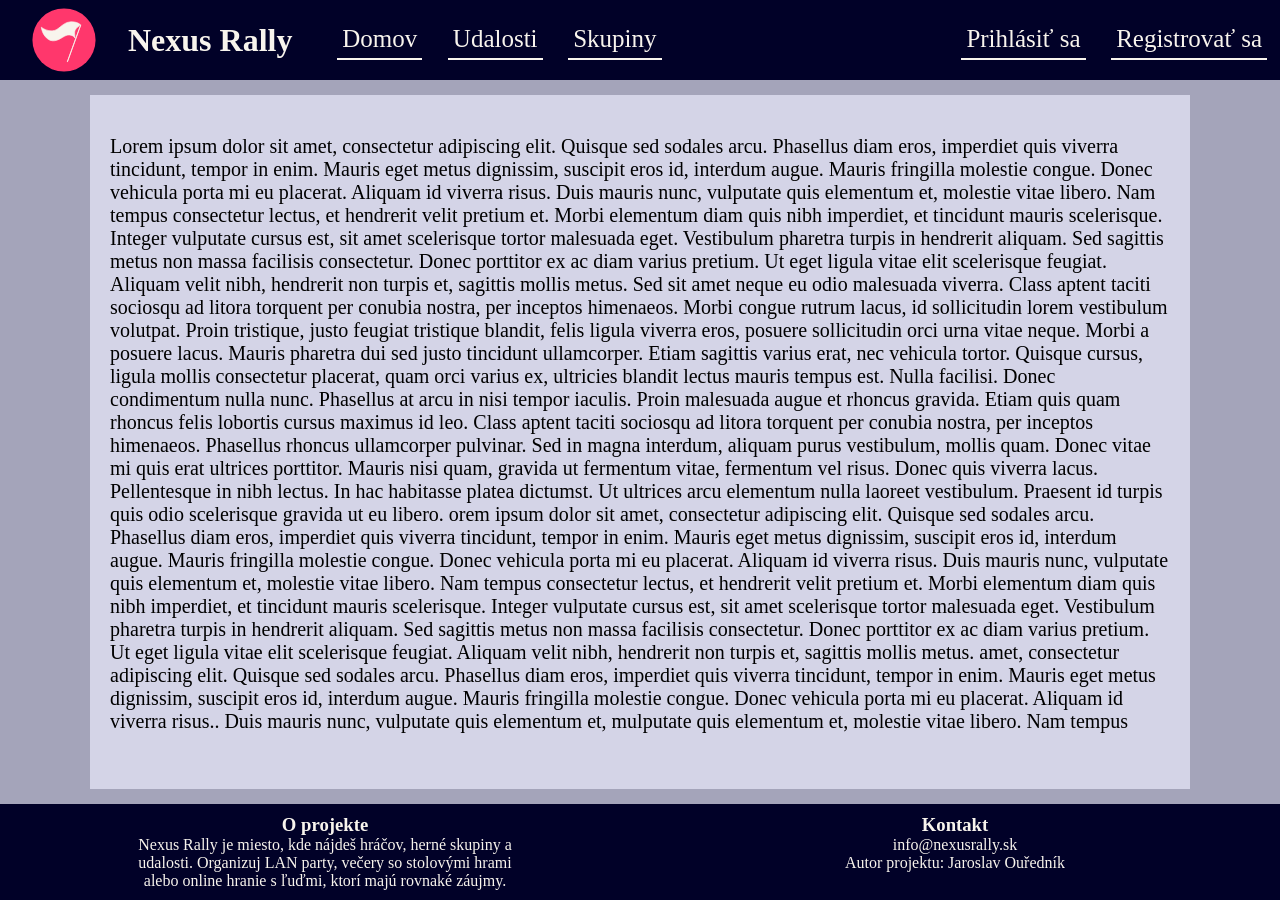
<file: html/index.html>
<!DOCTYPE html>
<html lang="sk">
<head>
    <meta charset="UTF-8">
    <meta name="viewport" content="width=device-width, initial-scale=1.0">
    <link rel="stylesheet" href="style.css">
    <title>Nexus Rally</title>
</head>
<body>
    <header>
        <div class="logo-and-name">
            <img src="img/Logo.svg" alt="Logo Nexus Rally">
            <p>Nexus Rally</p>
        </div>
        <nav>
            <div class="nav-left">
                <a href="index.html">Domov</a>
                <a href="#">Udalosti</a>
                <a href="#">Skupiny</a>
            </div>
            <div class="nav-right">
                <a href="#">Prihlásiť sa</a>
                <a href="#">Registrovať sa</a>
            </div>
        </nav>
    </header>

    <main>
        <p>
            Lorem ipsum dolor sit amet, consectetur adipiscing elit. Quisque sed sodales arcu. Phasellus diam eros, imperdiet quis viverra tincidunt, tempor in enim. Mauris eget metus dignissim, suscipit eros id, interdum augue. Mauris fringilla molestie congue. Donec vehicula porta mi eu placerat. Aliquam id viverra risus. Duis mauris nunc, vulputate quis elementum et, molestie vitae libero. Nam tempus consectetur lectus, et hendrerit velit pretium et. Morbi elementum diam quis nibh imperdiet, et tincidunt mauris scelerisque. Integer vulputate cursus est, sit amet scelerisque tortor malesuada eget. Vestibulum pharetra turpis in hendrerit aliquam. Sed sagittis metus non massa facilisis consectetur. Donec porttitor ex ac diam varius pretium. Ut eget ligula vitae elit scelerisque feugiat. Aliquam velit nibh, hendrerit non turpis et, sagittis mollis metus.

            Sed sit amet neque eu odio malesuada viverra. Class aptent taciti sociosqu ad litora torquent per conubia nostra, per inceptos himenaeos. Morbi congue rutrum lacus, id sollicitudin lorem vestibulum volutpat. Proin tristique, justo feugiat tristique blandit, felis ligula viverra eros, posuere sollicitudin orci urna vitae neque. Morbi a posuere lacus. Mauris pharetra dui sed justo tincidunt ullamcorper. Etiam sagittis varius erat, nec vehicula tortor. Quisque cursus, ligula mollis consectetur placerat, quam orci varius ex, ultricies blandit lectus mauris tempus est. Nulla facilisi. Donec condimentum nulla nunc. Phasellus at arcu in nisi tempor iaculis. Proin malesuada augue et rhoncus gravida. Etiam quis quam rhoncus felis lobortis cursus maximus id leo.

            Class aptent taciti sociosqu ad litora torquent per conubia nostra, per inceptos himenaeos. Phasellus rhoncus ullamcorper pulvinar. Sed in magna interdum, aliquam purus vestibulum, mollis quam. Donec vitae mi quis erat ultrices porttitor. Mauris nisi quam, gravida ut fermentum vitae, fermentum vel risus. Donec quis viverra lacus. Pellentesque in nibh lectus. In hac habitasse platea dictumst. Ut ultrices arcu elementum nulla laoreet vestibulum. Praesent id turpis quis odio scelerisque gravida ut eu libero.
            orem ipsum dolor sit amet, consectetur adipiscing elit. Quisque sed sodales arcu. Phasellus diam eros, imperdiet quis viverra tincidunt, tempor in enim. Mauris eget metus dignissim, suscipit eros id, interdum augue. Mauris fringilla molestie congue. Donec vehicula porta mi eu placerat. Aliquam id viverra risus. Duis mauris nunc, vulputate quis elementum et, molestie vitae libero. Nam tempus consectetur lectus, et hendrerit velit pretium et. Morbi elementum diam quis nibh imperdiet, et tincidunt mauris scelerisque. Integer vulputate cursus est, sit amet scelerisque tortor malesuada eget. Vestibulum pharetra turpis in hendrerit aliquam. Sed sagittis metus non massa facilisis consectetur. Donec porttitor ex ac diam varius pretium. Ut eget ligula vitae elit scelerisque feugiat. Aliquam velit nibh, hendrerit non turpis et, sagittis mollis metus.
             amet, consectetur adipiscing elit. Quisque sed sodales arcu. Phasellus diam eros, imperdiet quis viverra tincidunt, tempor in enim. Mauris eget metus dignissim, suscipit eros id, interdum augue. Mauris fringilla molestie congue. Donec vehicula porta mi eu placerat. Aliquam id viverra risus.. Duis mauris nunc, vulputate quis elementum et, mulputate quis elementum et, molestie vitae libero. Nam tempus
        </p>
    </main>

    
    <footer>
        <div class="footer-left">
            <h3>O projekte</h3>
            <p>
                Nexus Rally je miesto, kde nájdeš hráčov,
                herné skupiny a udalosti. Organizuj LAN party,
                večery so stolovými hrami alebo online hranie
                s ľuďmi, ktorí majú rovnaké záujmy.
            </p>
        </div>

        <div class="footer-right">
            <h3>Kontakt</h3>
            <a href="#">info@nexusrally.sk</a><br>
            <p>Autor projektu: Jaroslav Ouředník</p>
        </div>
    </footer>

</body>
</html>
</file>
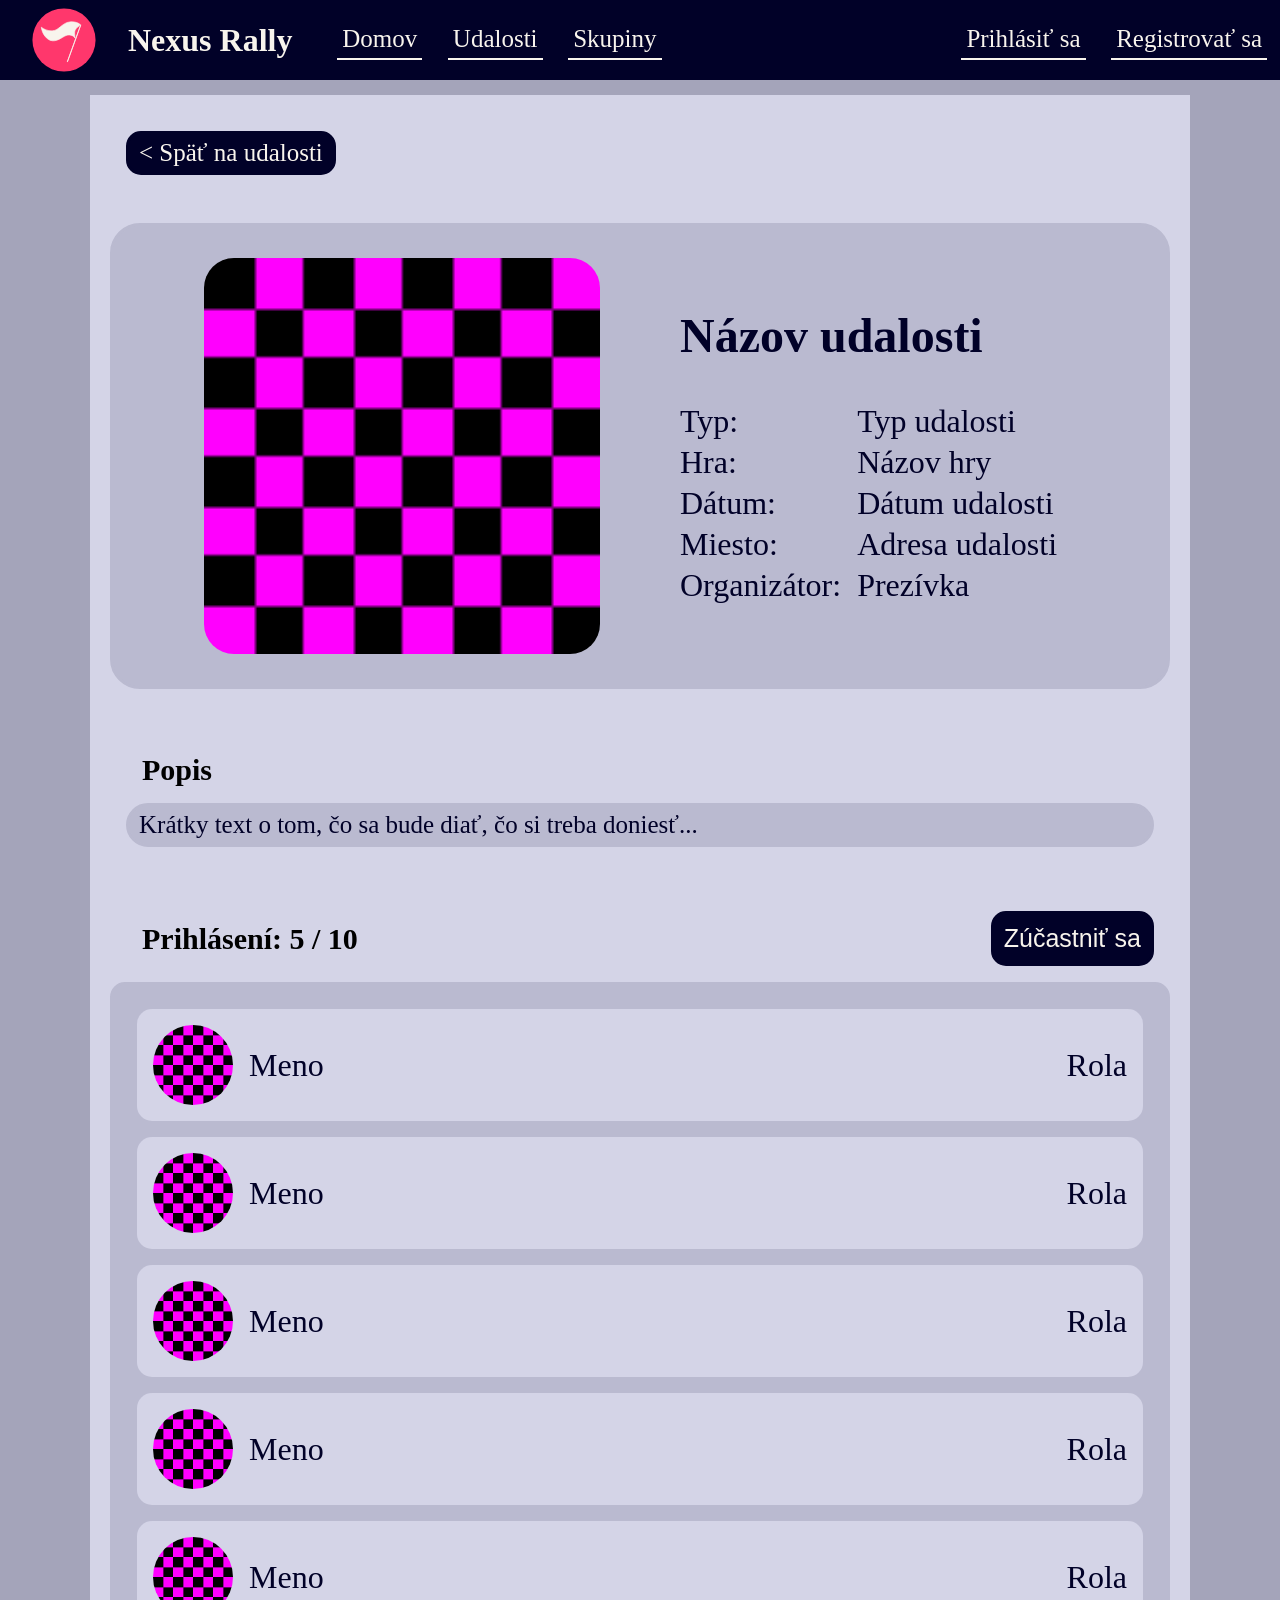
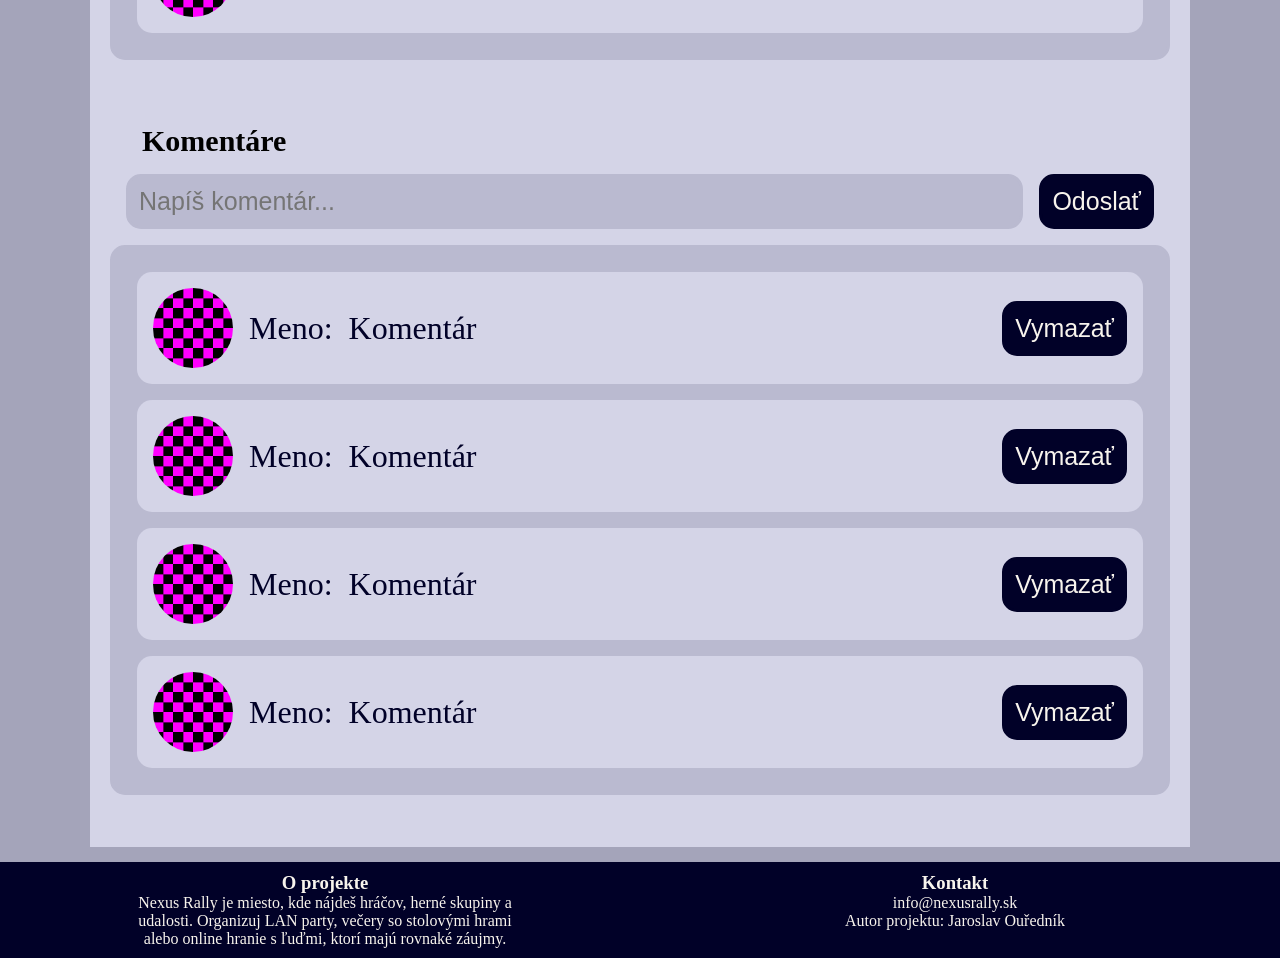
<file: html/udalost.html>
<!DOCTYPE html>
<html lang="sk">
<head>
    <meta charset="UTF-8">
    <meta name="viewport" content="width=device-width, initial-scale=1.0">
    <link rel="stylesheet" href="style.css">
    <link rel="stylesheet" href="udalost.css">
    <title>Názov udalosti – Nexus Rally</title>
</head>
<body>
    <header>
        <div class="logo-and-name">
            <img src="img/Logo.svg" alt="Logo Nexus Rally">
            <p>Nexus Rally</p>
        </div>
        <nav>
            <div class="nav-left">
                <a href="index.html">Domov</a>
                <a href="#">Udalosti</a>
                <a href="#">Skupiny</a>
            </div>
            <div class="nav-right">
                <a href="#">Prihlásiť sa</a>
                <a href="#">Registrovať sa</a>
            </div>
        </nav>
    </header>





    <main>
        <a href="#" class="back-button">&lt; Späť na udalosti</a>

        <section class="udalost-main-section">
            <img src="img/Placeholder.png" alt="Obrázok udalosti">
            <div>
                <h1>Názov udalosti</h1>
                <dl>
                    <dt>Typ:</dt>
                    <dd>Typ udalosti</dd>
                    <dt>Hra:</dt>
                    <dd>Názov hry</dd>
                    <dt>Dátum:</dt>
                    <dd>Dátum udalosti</dd>
                    <dt>Miesto:</dt>
                    <dd>Adresa udalosti</dd>
                    <dt>Organizátor:</dt>
                    <dd>Prezívka</dd>
                </dl>
            </div>
        </section>

        <section class="udalost-popis-section">
            <h2>Popis</h2>
            <p>Krátky text o tom, čo sa bude diať, čo si treba doniesť...</p>
        </section>

        <section class="udalost-prihlaseny-section">
            <div>
                <h2>Prihlásení: 5 / 10</h2>
                <button type="button">Zúčastniť sa</button>
            </div>
            <ul>
                <li>
                    <img src="img/Placeholder.png" alt="Avatar profilu">
                    <span>Meno</span>
                    <span class="role">Rola</span>
                </li>
                <li>
                    <img src="img/Placeholder.png" alt="Avatar profilu">
                    <span>Meno</span>
                    <span class="role">Rola</span>
                </li>
                <li>
                    <img src="img/Placeholder.png" alt="Avatar profilu">
                    <span>Meno</span>
                    <span class="role">Rola</span>
                </li>
                <li>
                    <img src="img/Placeholder.png" alt="Avatar profilu">
                    <span>Meno</span>
                    <span class="role">Rola</span>
                </li>
                <li>
                    <img src="img/Placeholder.png" alt="Avatar profilu">
                    <span>Meno</span>
                    <span class="role">Rola</span>
                </li>
            </ul>
        </section>

        <section class="udalost-komentare-section">
            <h2>Komentáre</h2>
            <form>
                <input type="text" id="fkoment" name="fkoment" placeholder="Napíš komentár...">
                <input type="submit" value="Odoslať">
            </form>
            <ul>
                <li>
                    <img src="img/Placeholder.png" alt="Avatar profilu">
                    <span>Meno:</span>
                    <p>Komentár</p>
                    <button type="button">Vymazať</button>
                </li>
                <li>
                    <img src="img/Placeholder.png" alt="Avatar profilu">
                    <span>Meno:</span>
                    <p>Komentár</p>
                    <button type="button">Vymazať</button>
                </li>
                <li>
                    <img src="img/Placeholder.png" alt="Avatar profilu">
                    <span>Meno:</span>
                    <p>Komentár</p>
                    <button type="button">Vymazať</button>
                </li>
                <li>
                    <img src="img/Placeholder.png" alt="Avatar profilu">
                    <span>Meno:</span>
                    <p>Komentár</p>
                    <button type="button">Vymazať</button>
                </li>
            </ul>
        </section>
    </main>

    


    <footer>
        <div class="footer-left">
            <h3>O projekte</h3>
            <p>
                Nexus Rally je miesto, kde nájdeš hráčov,
                herné skupiny a udalosti. Organizuj LAN party,
                večery so stolovými hrami alebo online hranie
                s ľuďmi, ktorí majú rovnaké záujmy.
            </p>
        </div>

        <div class="footer-right">
            <h3>Kontakt</h3>
            <a href="#">info@nexusrally.sk</a><br>
            <p>Autor projektu: Jaroslav Ouředník</p>
        </div>
    </footer>

</body>
</html>
</file>
<file: html/style.css>
:root {

    --light-background: #a4a4ba;
    --mid-background: #babad0;
    --accent-background: #d4d4e7;
    --dark-background: #010128;

    --logo-color: #ff376cff ;
    --text-color-light: #F8F4ED;
    --text-color-dark: #010128;

    --light-purple: #A594F9;
}
/*usage: var(--color)*/

* { 
    box-sizing: border-box; 
}

body { 
    margin: 0;
    min-height: 100vh; 
    display: flex; 
    flex-direction: column; 
    background-color: var(--light-background);
}

/*Header-----------------------------------------------------*/
header {
    display: flex;
    align-items: center;
    background-color: var(--dark-background);
    color: var(--text-color-light);
}

/*Logo and text----------------------------*/
.logo-and-name {
    display: flex;
    align-items: center;
    margin-left: 1rem;
    margin-right: 1rem;
}

.logo-and-name p {
    white-space: nowrap;
    font-size:xx-large;
    font-weight: bold;
}

.logo-and-name  > *{
    margin: 0.5rem 1rem 0.5rem 1rem;
}

.logo-and-name img {
    height: clamp(4rem, 5vw, 5rem);
    width: auto;
}

/*Logo and text----------------------------*/


/*Navigation-------------------------------*/
header nav {
    display: flex;
    align-items: center;
    justify-content: space-between;
    flex: 1;
}


.nav-left, .nav-right {
    display: flex;
    flex-wrap: wrap;
    justify-content: center;
}

nav a {
    display: inline-block;
    text-decoration: none;
    color: var(--text-color-light);
    padding: 5px;
    margin: 1vw;
    font-size: 25px;
    border-bottom: 2px solid var(--text-color-light);
}

nav a:hover {
    color: var(--light-purple); 
    border-color: var(--light-purple); 
}

/*Navigation-------------------------------*/

/*Header-----------------------------------------------------*/


main {
    flex: 1;
    font-size: 20px;
    width: min(1100px, 100% - 1rem);
    margin: 15px auto; 
    padding: 1em;
    background-color: var(--accent-background);
}



/*Footer-----------------------------------------------------*/

footer {
    display: flex;
    justify-content: space-between;
    background-color: var(--dark-background);
    color: var(--text-color-light);
    padding: 10px;
    text-align: center;
}

footer h3, footer p {
    margin: 0;
}

footer a {
    text-decoration: none;
    color: var(--text-color-light);
}

.footer-left {
    width: 30%;
    margin-left: 10%;
    margin-right: auto;
}

.footer-right {
    width: 30%;
    margin-right: 10%;
    margin-left: auto;
}

/*Footer-----------------------------------------------------*/


/*Responsivity-------------------------------*/
@media (max-width: 850px) {
    /*Header---------------------*/
    header { 
        flex-direction: column; 
    }
    header nav { 
        flex-direction: column; 
        width: 100%; 
    }
    .logo-and-name {
        width: 100%;
        justify-content: center;
    }
    nav a { 
        font-size: 1.5rem; 
    }
    /*Header---------------------*/


    /*Main-----------------------*/
    main {
        font-size: 1rem;
    }
    /*Main-----------------------*/

    /*Footer---------------------*/
    footer { 
        flex-direction: column; 
        gap: 1rem; 
    }
    .footer-left, .footer-right { 
        width: 100%; 
        margin: 0; 
    }
    /*Footer---------------------*/
}
/*Responsivity-------------------------------*/
</file>
<file: html/udalost.css>
/*Back button----------------------------------------------------------*/
.back-button {
    display: inline-block;
    text-decoration: none;
    color: var(--text-color-light);
    padding: 5px 10px;
    font-size: 25px;
    border: 3px solid var(--dark-background);
    background-color: var(--dark-background);
    border-radius: 15px;
    margin: 1rem;
}
.back-button:hover {
    color: var(--light-purple);
    border-color: var(--light-purple);
}
/*Back button----------------------------------------------------------*/


/*Logo a Info----------------------------------------------------------*/
.udalost-main-section {
    margin-top: 2rem;
    display: flex;
    flex-direction: row;
    justify-content: center;
    align-items: center;
    gap: 5rem;
    font-size: xx-large;
    border: 3px solid var(--mid-background);
    background-color: var(--mid-background);
    color: var(--text-color-dark);
    border-radius: 30px;
    padding: 2rem;
}
.udalost-main-section img {
    width: 40%;
    height: auto;
    border-radius: 30px;
}
.udalost-main-section div {
    width: 40%;
}
.udalost-main-section h1 {
    margin-top: 0;
}
.udalost-main-section dl {
    display: grid;
    grid-template-columns: max-content 1fr;
    gap: 0.25rem 1rem;
    margin: 0;
}
.udalost-main-section dd {
    margin: 0;
}

/*Logo a Info----------------------------------------------------------*/



/*Popis udalosti-------------------------------------------------------*/
.udalost-popis-section p{
    border: 3px solid var(--mid-background);
    background-color: var(--mid-background);
    color: var(--text-color-dark);
    border-radius: 30px;
    margin: 1rem;
    padding: 5px 10px;
    font-size: 25px;
}
.udalost-popis-section h2{
    margin: 4rem auto 0 2rem
}
/*Popis udalosti-------------------------------------------------------*/


/*Tlacidla (spolocny vzhlad)--------------------------------------------*/
.udalost-prihlaseny-section button,
.udalost-komentare-section button,
.udalost-komentare-section input[type="submit"] {
    display: inline-block;
    color: var(--text-color-light);
    padding: 10px;
    font-size: 25px;
    border: 3px solid var(--dark-background);
    background-color: var(--dark-background);
    border-radius: 15px;
}
.udalost-prihlaseny-section button:hover,
.udalost-komentare-section button:hover,
.udalost-komentare-section input[type="submit"]:hover {
    color: var(--light-purple);
    border-color: var(--light-purple);
    cursor: pointer;
}
/*Tlacidla (spolocny vzhlad)--------------------------------------------*/


/*Zoznamy a avatary (spolocne)-------------------------------------------*/
.udalost-prihlaseny-section ul,
.udalost-komentare-section ul {
    font-size: xx-large;
    border: 3px solid var(--mid-background);
    background-color: var(--mid-background);
    color: var(--text-color-dark);
    border-radius: 15px;
    padding: 0.5rem;
    margin-top: 0;
    list-style: none;
}

.udalost-prihlaseny-section li,
.udalost-komentare-section li {
    display: flex;
    align-items: center;
    padding: 1rem;
    margin: 1rem;
    gap: 1rem;
    background-color: var(--accent-background);
    border-radius: 15px;
}

.udalost-prihlaseny-section li img,
.udalost-komentare-section li img {
    width: 5rem;
    height: 5rem;
    border-radius: 50%;
    object-fit: cover;
}
/*Zoznamy a avatary (spolocne)-------------------------------------------*/


/*Sekcia prihlaseny----------------------------------------------------*/
.udalost-prihlaseny-section div {
    display: flex;
    flex-direction: row;
    align-items: center;
    margin-top: 3rem;
}

.udalost-prihlaseny-section h2 {
    margin: 0 0 0 2rem;
}

.udalost-prihlaseny-section button {
    margin: 1rem;
    margin-left: auto;
}

.role {
    margin-left: auto;
}
/*Sekcia prihlaseny----------------------------------------------------*/


/*Sekcia komentare-----------------------------------------------------*/
.udalost-komentare-section h2 {
    margin: 4rem 0 1rem 2rem;
}

.udalost-komentare-section form {
    display: flex;
    gap: 1rem;
    margin: 1rem;
}

.udalost-komentare-section input[type="text"] {
    flex: 1;
    min-width: 0;
    padding: 10px;
    font-size: 25px;
    border: 3px solid var(--mid-background);
    background-color: var(--mid-background);
    color: var(--text-color-dark);
    border-radius: 15px;
}

.udalost-komentare-section li p {
    flex: 1;
    margin: 0;
}
/*Sekcia komentare-----------------------------------------------------*/


/*Responsivity----------------------------------------------------------*/
@media (max-width: 850px) {
    .back-button {
        font-size: 1.25rem;
        margin: 0.5rem 0;
    }

    /*Logo a Info---------------*/
    .udalost-main-section {
        flex-direction: column;
        gap: 1.5rem;
        font-size: 1.25rem;
        padding: 1rem;
    }
    .udalost-main-section img,
    .udalost-main-section div {
        width: 100%;
    }
    /*Popis---------------------*/
    .udalost-popis-section h2 {
        margin: 2rem 0 0 0.5rem;
    }
    .udalost-popis-section p {
        font-size: 1.25rem;
        margin: 1rem 0;
    }
    /*Tlacidla------------------*/
    .udalost-prihlaseny-section button,
    .udalost-komentare-section button,
    .udalost-komentare-section input[type="submit"] {
        font-size: 1.25rem;
    }
    /*Prihlaseny----------------*/
    .udalost-prihlaseny-section div {
        flex-wrap: wrap;
        gap: 0.5rem;
        margin-top: 2rem;
    }
    .udalost-prihlaseny-section h2 {
        margin-left: 0.5rem;
    }
    .udalost-prihlaseny-section button {
        margin: 0;
        margin-left: auto;
    }
    /*Zoznamy-------------------*/
    .udalost-prihlaseny-section ul,
    .udalost-komentare-section ul {
        font-size: 1.25rem;
        padding: 0.25rem;
    }
    .udalost-prihlaseny-section li,
    .udalost-komentare-section li {
        padding: 0.5rem;
        margin: 0.5rem;
        gap: 0.5rem;
    }
    .udalost-prihlaseny-section li img,
    .udalost-komentare-section li img {
        width: 3rem;
        height: 3rem;
    }
    /*Komentare-----------------*/
    .udalost-komentare-section h2 {
        margin: 2rem 0 1rem 0.5rem;
    }
    .udalost-komentare-section form {
        margin: 0.5rem;
        gap: 0.5rem;
    }
    .udalost-komentare-section input[type="text"] {
        font-size: 1rem;
    }
    .udalost-komentare-section li {
        flex-wrap: wrap;
    }
    .udalost-komentare-section li p {
        flex: 1 1 100%;
        order: 3;
    }
    .udalost-komentare-section li button {
        margin-left: auto;
        order: 4;
    }
}
/*Responsivity----------------------------------------------------------*/
</file>
